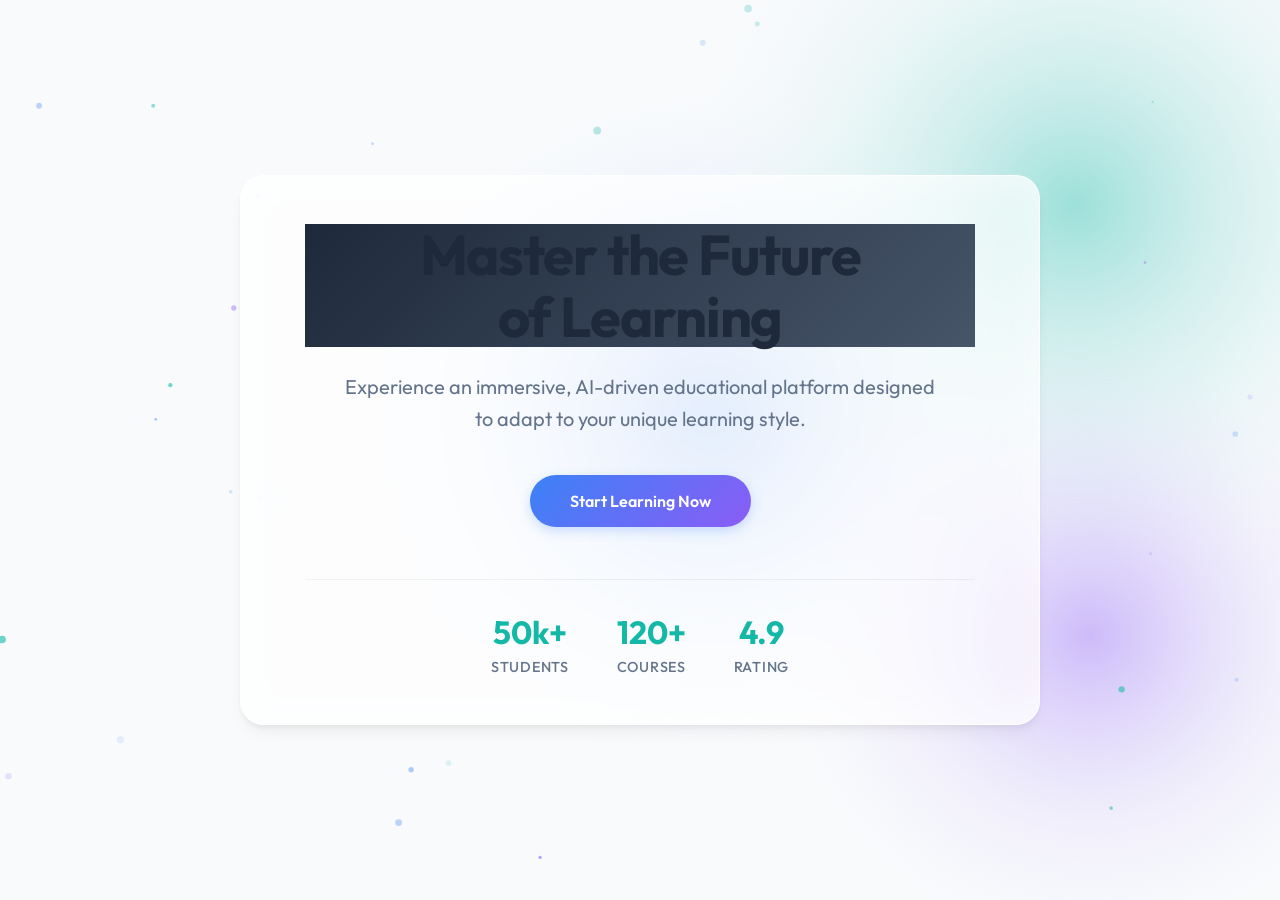
<file: hero_background.html>
<!DOCTYPE html>
<html lang="en">

<head>
    <meta charset="UTF-8">
    <meta name="viewport" content="width=device-width, initial-scale=1.0">
    <title>Ed-Tech Hero Animation - Fluid & Premium</title>
    <link rel="preconnect" href="https://fonts.googleapis.com">
    <link rel="preconnect" href="https://fonts.gstatic.com" crossorigin>
    <link href="https://fonts.googleapis.com/css2?family=Outfit:wght@300;400;500;600;700&display=swap" rel="stylesheet">
    <style>
        :root {
            --primary-dark: #0f172a;
            --text-main: #1e293b;
            --text-light: #64748b;
            --accent-blue: #3b82f6;
            --accent-purple: #8b5cf6;
            --accent-teal: #14b8a6;
        }

        * {
            margin: 0;
            padding: 0;
            box-sizing: border-box;
        }

        body {
            font-family: 'Outfit', sans-serif;
            overflow-x: hidden;
            background-color: #f8fafc;
            color: var(--text-main);
            min-height: 100vh;
            position: relative;
        }

        /* Canvas Background */
        #hero-canvas {
            position: fixed;
            top: 0;
            left: 0;
            width: 100%;
            height: 100%;
            z-index: 0;
            /* Subtle blur to soften the canvas elements further */
            filter: blur(0px);
        }

        /* Main Content Overlay */
        .hero-section {
            position: relative;
            z-index: 10;
            min-height: 100vh;
            display: flex;
            align-items: center;
            justify-content: center;
            padding: 2rem;
        }

        .glass-card {
            background: rgba(255, 255, 255, 0.65);
            backdrop-filter: blur(20px);
            -webkit-backdrop-filter: blur(20px);
            border: 1px solid rgba(255, 255, 255, 0.8);
            box-shadow:
                0 4px 6px -1px rgba(0, 0, 0, 0.05),
                0 10px 15px -3px rgba(0, 0, 0, 0.05),
                inset 0 0 40px rgba(255, 255, 255, 0.5);
            border-radius: 24px;
            padding: 3rem 4rem;
            max-width: 800px;
            width: 100%;
            text-align: center;
            transform: translateY(0);
            transition: transform 0.4s cubic-bezier(0.2, 0.8, 0.2, 1),
                box-shadow 0.4s cubic-bezier(0.2, 0.8, 0.2, 1);
            animation: floatUp 1s cubic-bezier(0.2, 0.8, 0.2, 1) forwards;
            opacity: 0;
        }

        .glass-card:hover {
            transform: translateY(-5px);
            box-shadow:
                0 20px 25px -5px rgba(0, 0, 0, 0.05),
                0 10px 10px -5px rgba(0, 0, 0, 0.02),
                inset 0 0 20px rgba(255, 255, 255, 0.6);
        }

        @keyframes floatUp {
            from {
                opacity: 0;
                transform: translateY(30px);
            }

            to {
                opacity: 1;
                transform: translateY(0);
            }
        }

        h1 {
            font-size: 3.5rem;
            font-weight: 700;
            line-height: 1.1;
            margin-bottom: 1.5rem;
            background: linear-gradient(135deg, var(--text-main) 0%, #475569 100%);
            ;
          
            letter-spacing: -0.02em;
        }

        p {
            font-size: 1.25rem;
            color: var(--text-light);
            margin-bottom: 2.5rem;
            line-height: 1.6;
            max-width: 600px;
            margin-left: auto;
            margin-right: auto;
        }

        .cta-button {
            display: inline-block;
            padding: 1rem 2.5rem;
            background: linear-gradient(135deg, var(--accent-blue), var(--accent-purple));
            color: white;
            text-decoration: none;
            font-weight: 600;
            border-radius: 99px;
            transition: all 0.3s ease;
            box-shadow: 0 4px 12px rgba(59, 130, 246, 0.25);
            position: relative;
            overflow: hidden;
        }

        .cta-button:hover {
            transform: scale(1.05);
            box-shadow: 0 8px 20px rgba(59, 130, 246, 0.35);
        }

        .cta-button::after {
            content: '';
            position: absolute;
            top: 0;
            left: 0;
            width: 100%;
            height: 100%;
            background: linear-gradient(rgba(255, 255, 255, 0.2), transparent);
            opacity: 0;
            transition: opacity 0.3s;
        }

        .cta-button:hover::after {
            opacity: 1;
        }

        /* Stats Row */
        .stats-row {
            display: flex;
            justify-content: center;
            gap: 3rem;
            margin-top: 3rem;
            border-top: 1px solid rgba(0, 0, 0, 0.05);
            padding-top: 2rem;
        }

        .stat-item h3 {
            font-size: 2rem;
            font-weight: 700;
            color: var(--accent-teal);
            margin-bottom: 0.25rem;
        }

        .stat-item span {
            font-size: 0.9rem;
            color: var(--text-light);
            text-transform: uppercase;
            letter-spacing: 0.05em;
            font-weight: 500;
        }
    </style>
</head>

<body>

    <canvas id="hero-canvas"></canvas>

    <div class="hero-section">
        <div class="glass-card">
            <h1>Master the Future<br>of Learning</h1>
            <p>Experience an immersive, AI-driven educational platform designed to adapt to your unique learning style.
            </p>
            <a href="#" class="cta-button">Start Learning Now</a>

            <div class="stats-row">
                <div class="stat-item">
                    <h3>50k+</h3>
                    <span>Students</span>
                </div>
                <div class="stat-item">
                    <h3>120+</h3>
                    <span>Courses</span>
                </div>
                <div class="stat-item">
                    <h3>4.9</h3>
                    <span>Rating</span>
                </div>
            </div>
        </div>
    </div>

    <script>
        const canvas = document.getElementById('hero-canvas');
        const ctx = canvas.getContext('2d');

        let width, height;
        let particles = [];
        let blobs = [];

        // Configuration
        const config = {
            particleCount: 40,
            blobCount: 3,
            baseColor: { r: 59, g: 130, b: 246 }, // Blueish base
            colors: [
                'rgba(59, 130, 246, 0.4)',  // Blue
                'rgba(139, 92, 246, 0.4)',  // Purple
                'rgba(20, 184, 166, 0.4)'   // Teal
            ]
        };

        // Mouse Tracking for Parallax
        let mouseX = 0;
        let mouseY = 0;
        let targetMouseX = 0;
        let targetMouseY = 0;

        window.addEventListener('mousemove', (e) => {
            targetMouseX = (e.clientX - width / 2) * 0.05; // Sensitivity
            targetMouseY = (e.clientY - height / 2) * 0.05;
        });

        // Resize Handling
        function resize() {
            width = canvas.width = window.innerWidth;
            height = canvas.height = window.innerHeight;
        }
        window.addEventListener('resize', resize);
        resize();

        // Blob Class (Large fluid gradients)
        class Blob {
            constructor(color) {
                this.x = Math.random() * width;
                this.y = Math.random() * height;
                this.radius = Math.random() * 200 + 300; // Large size
                this.vx = (Math.random() - 0.5) * 0.5; // Slow movement
                this.vy = (Math.random() - 0.5) * 0.5;
                this.color = color;
                this.angle = Math.random() * Math.PI * 2;
            }

            update() {
                this.x += this.vx;
                this.y += this.vy;
                this.angle += 0.002;

                // Bounce off edges with soft turn
                if (this.x < -this.radius) this.vx *= -1;
                if (this.x > width + this.radius) this.vx *= -1;
                if (this.y < -this.radius) this.vy *= -1;
                if (this.y > height + this.radius) this.vy *= -1;
            }

            draw() {
                ctx.beginPath();
                // Create a gradient for soft edges
                const gradient = ctx.createRadialGradient(this.x, this.y, 0, this.x, this.y, this.radius);
                gradient.addColorStop(0, this.color);
                gradient.addColorStop(1, 'rgba(255, 255, 255, 0)');

                ctx.fillStyle = gradient;
                // Add some organic squash/stretch using simple offsets if desired, 
                // but radial gradient is smoothest for this style.
                ctx.globalCompositeOperation = 'multiply'; // Blend them
                ctx.arc(this.x, this.y, this.radius, 0, Math.PI * 2);
                ctx.fill();
                ctx.globalCompositeOperation = 'source-over';
            }
        }

        // Particle Class (Floating dots with parallax)
        class Particle {
            constructor() {
                this.reset();
                this.y = Math.random() * height; // Start anywhere
                this.fade = Math.random(); // Start with random opacity
                this.fadeDir = Math.random() > 0.5 ? 0.01 : -0.01;
            }

            reset() {
                this.x = Math.random() * width;
                this.y = height + Math.random() * 100;
                this.vx = (Math.random() - 0.5) * 0.5;
                this.vy = -Math.random() * 1 - 0.2; // Move up
                this.radius = Math.random() * 3 + 1;
                this.alpha = Math.random() * 0.5 + 0.1;
                this.color = config.colors[Math.floor(Math.random() * config.colors.length)];
                this.parallaxFactor = Math.random() * 2 + 0.5;
            }

            update() {
                this.x += this.vx - (mouseX * this.parallaxFactor * 0.02); // Parallax X
                this.y += this.vy - (mouseY * this.parallaxFactor * 0.02); // Parallax Y

                // Twinkling/Fading
                this.alpha += this.fadeDir;
                if (this.alpha > 0.6 || this.alpha < 0.1) this.fadeDir *= -1;

                if (this.y < -50) this.reset();
                if (this.x < -50 || this.x > width + 50) this.x = Math.random() * width;
            }

            draw() {
                ctx.beginPath();
                ctx.arc(this.x, this.y, this.radius, 0, Math.PI * 2);
                // Convert rgba string to include dynamic alpha
                // Quick hack: replace the opacity in the rgba string or just use globalAlpha
                ctx.globalAlpha = Math.max(0, this.alpha);
                ctx.fillStyle = this.color.replace('0.4)', '1)'); // Use solid color with global alpha
                ctx.fill();
                ctx.globalAlpha = 1;
            }
        }

        // Initialize
        function init() {
            blobs = [];
            particles = [];
            for (let i = 0; i < config.blobCount; i++) {
                blobs.push(new Blob(config.colors[i % config.colors.length]));
            }
            for (let i = 0; i < config.particleCount; i++) {
                particles.push(new Particle());
            }
        }

        // Animation Loop
        function animate() {
            // Smooth mouse movement for parallax
            mouseX += (targetMouseX - mouseX) * 0.05;
            mouseY += (targetMouseY - mouseY) * 0.05;

            // Clear with slight trail for motion blur feels? 
            // Actually for "clean" design, full clear is better to avoid "dirty" buildup
            // unless we want specific motion blur. Let's do full clear + separate blur logic if needed.
            // For this style, clean is better.
            ctx.clearRect(0, 0, width, height);

            // Draw Blobs first (Background)
            blobs.forEach(blob => {
                blob.update();
                blob.draw();
            });

            // Draw Particles (Foreground)
            particles.forEach(particle => {
                particle.update();
                particle.draw();
            });

            requestAnimationFrame(animate);
        }

        init();
        animate();

    </script>
</body>

</html>
</file>
